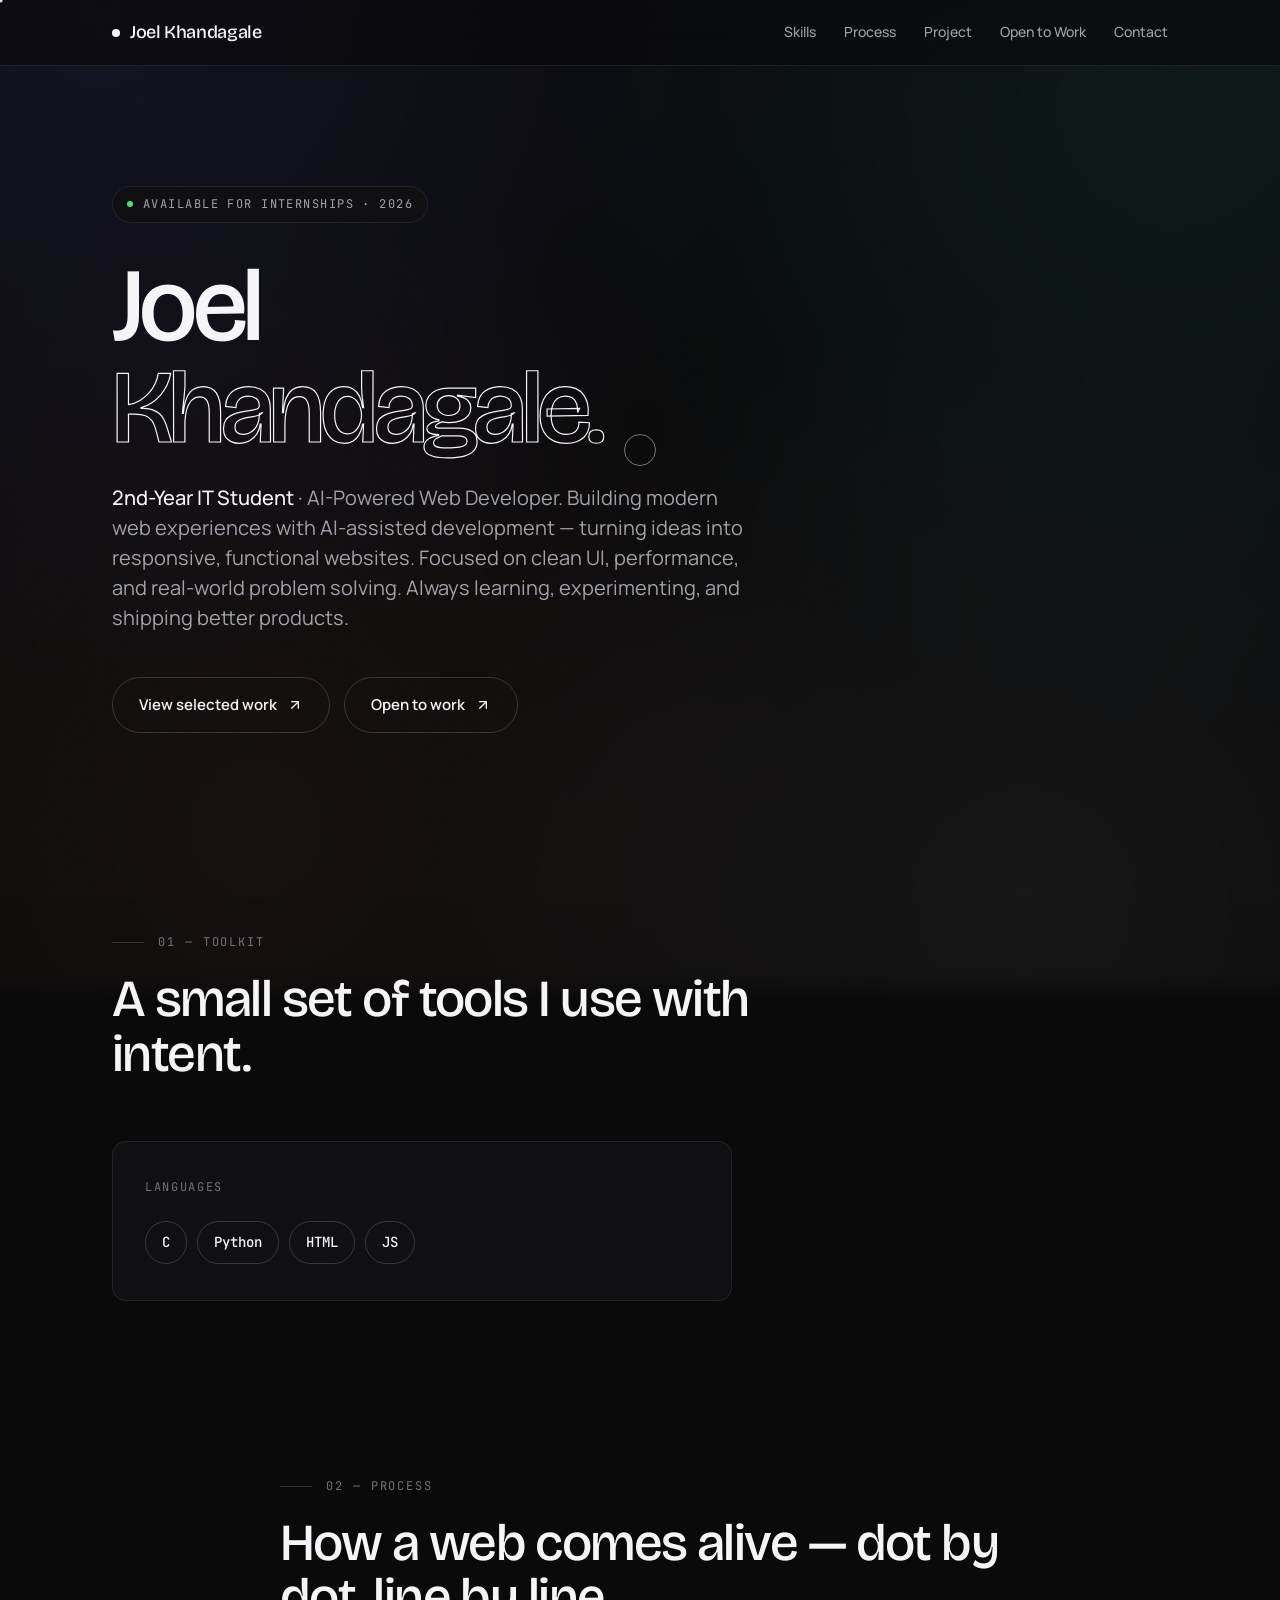
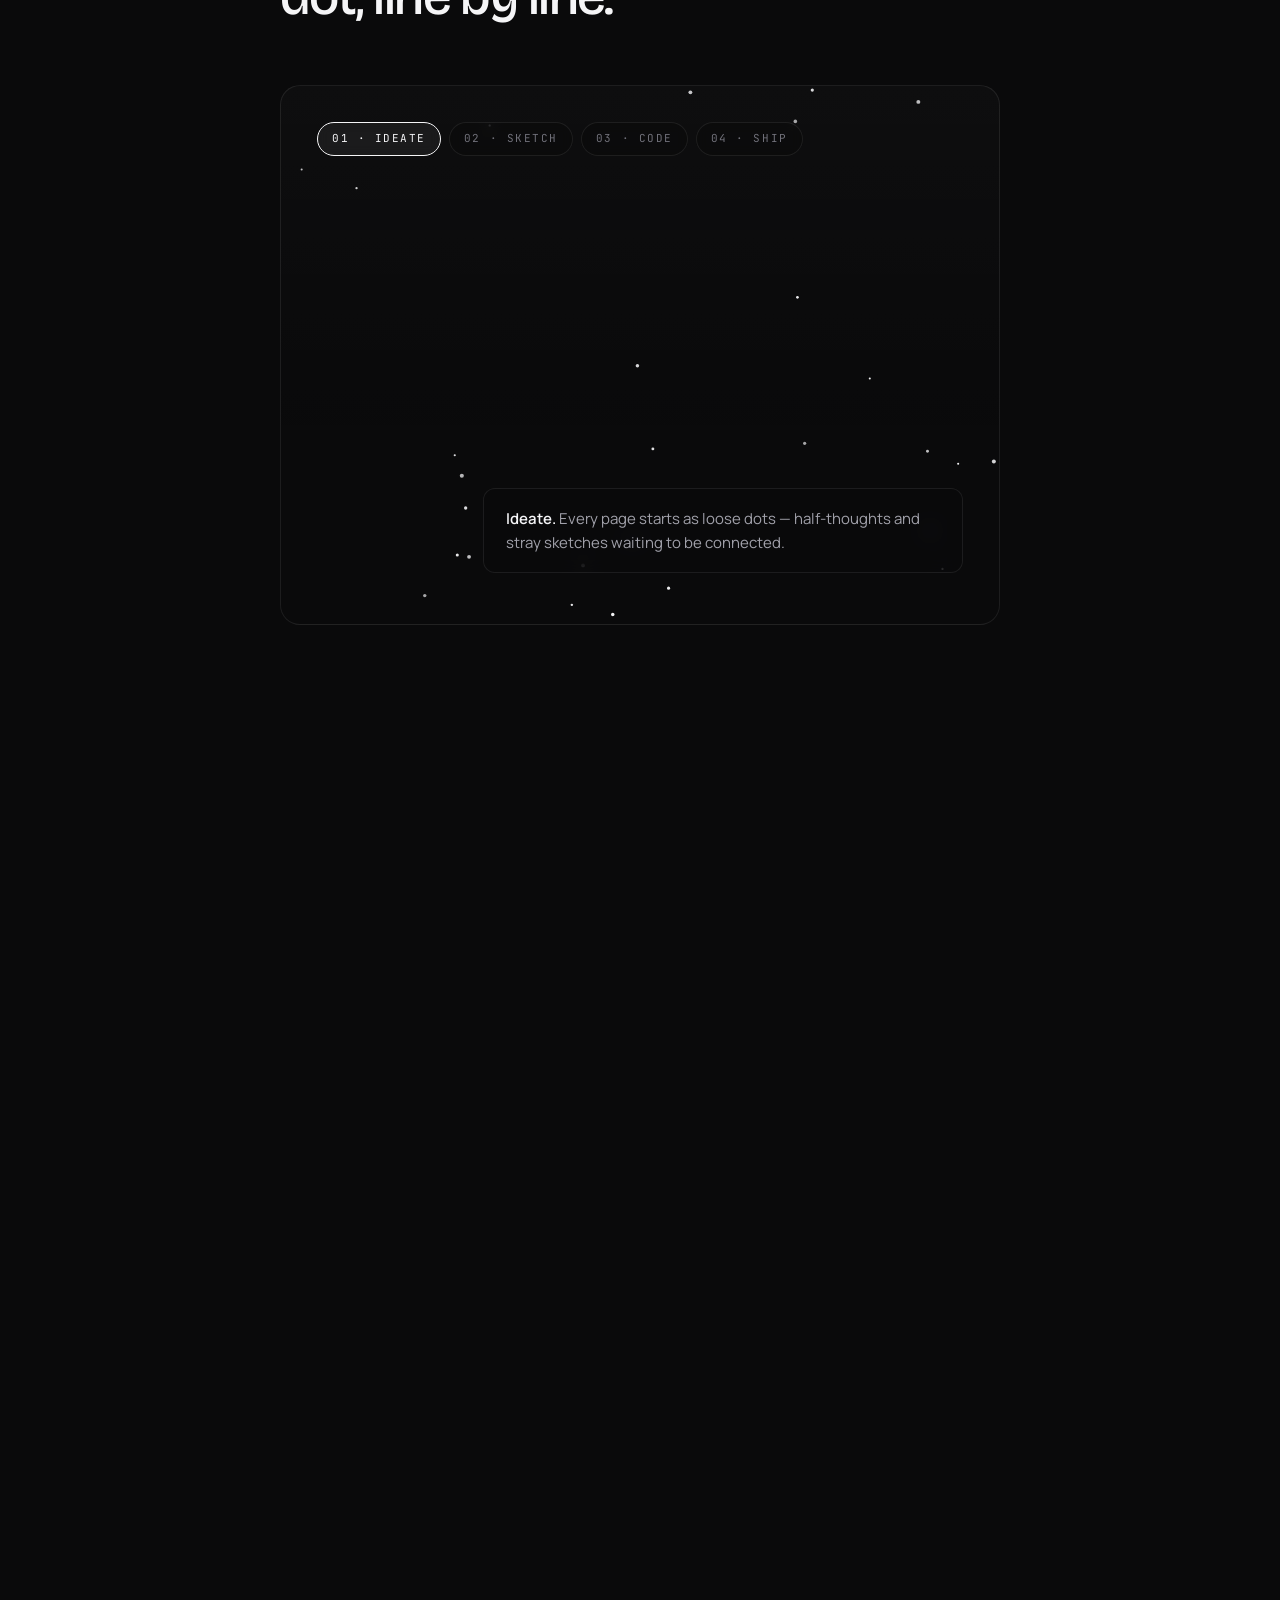
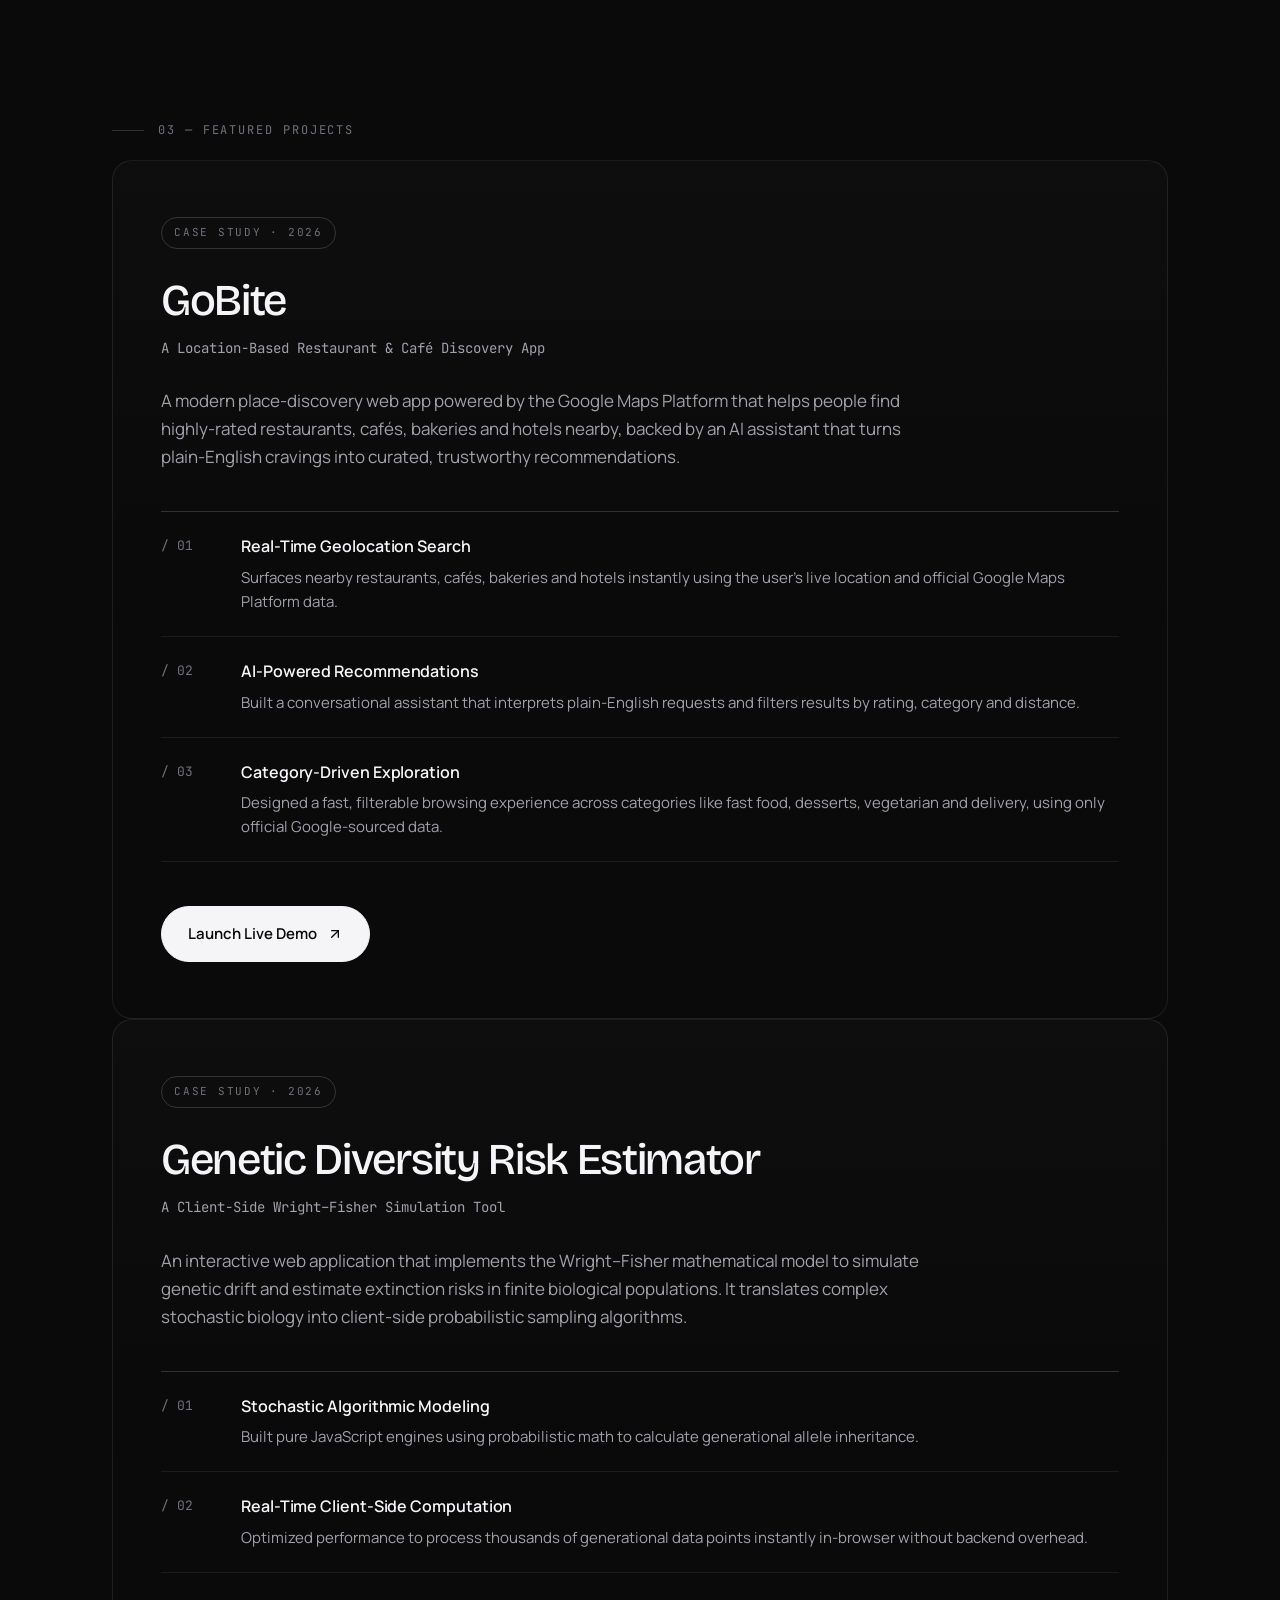
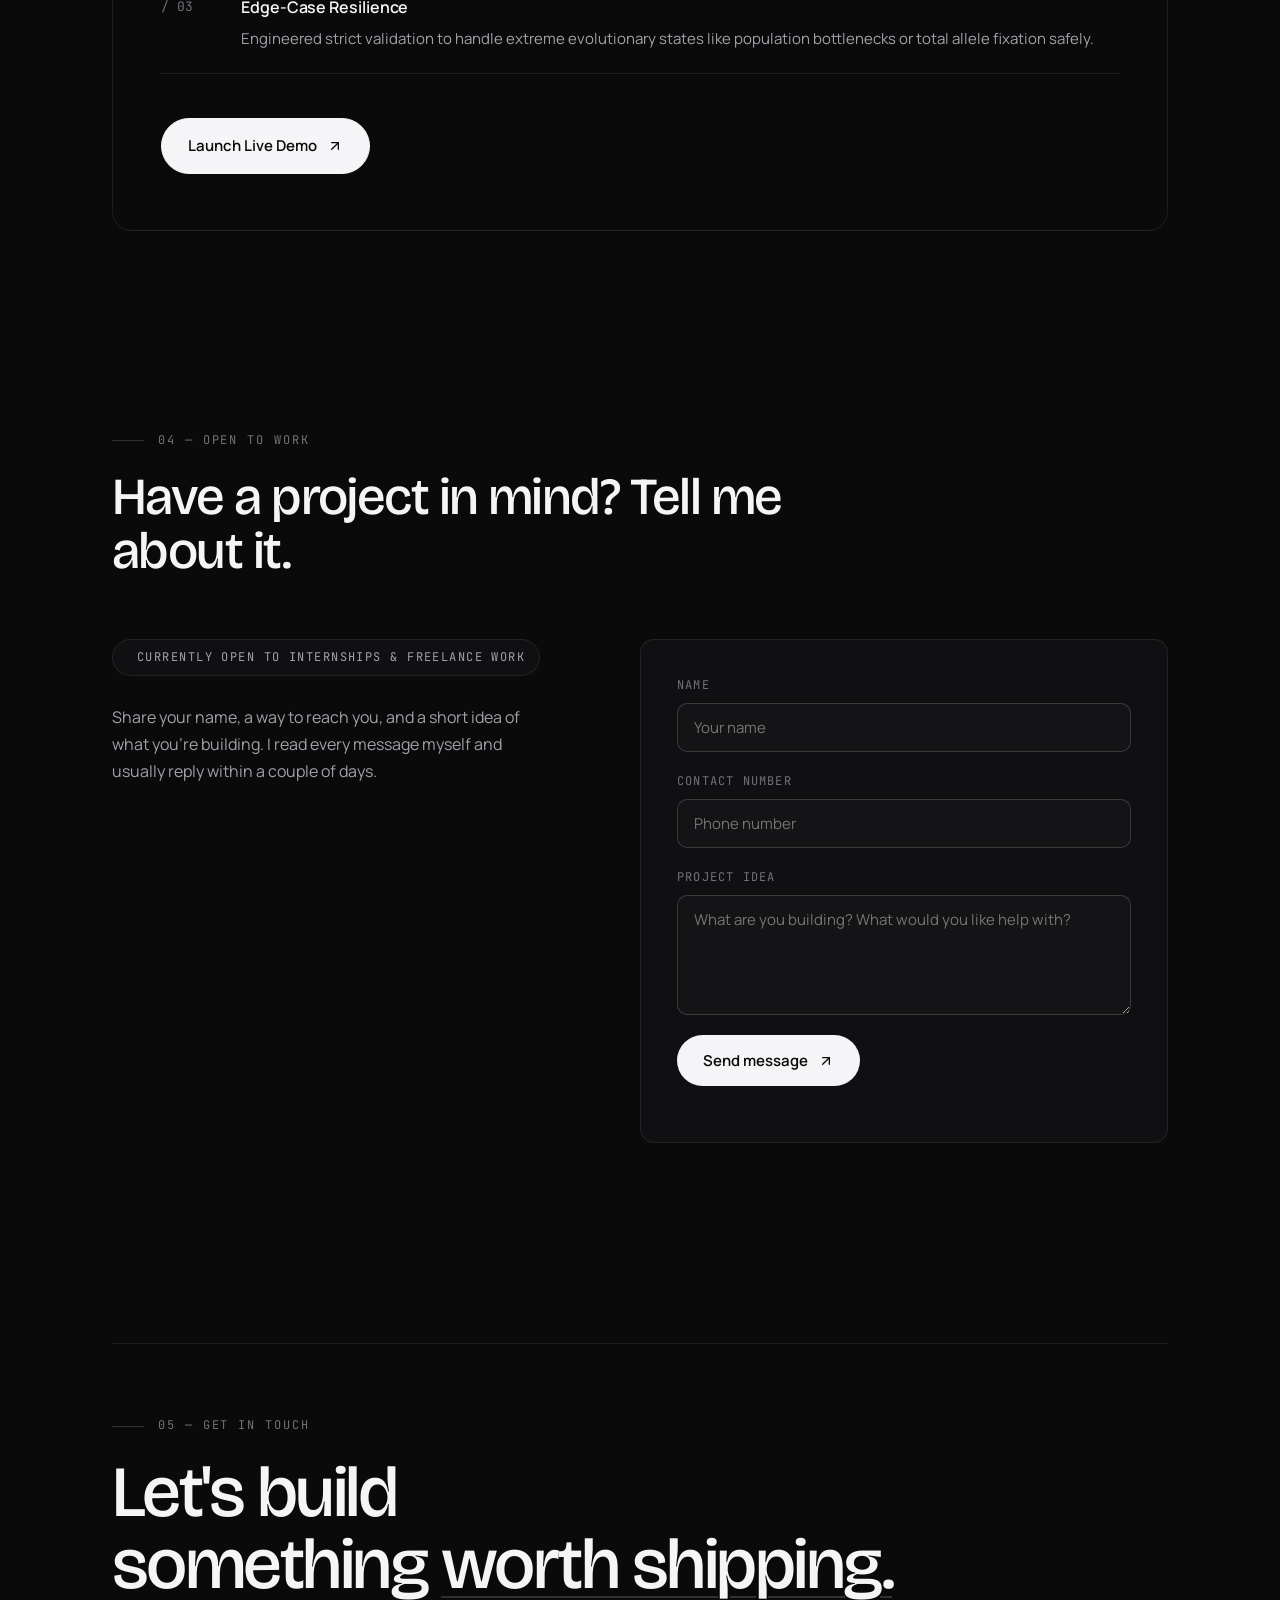
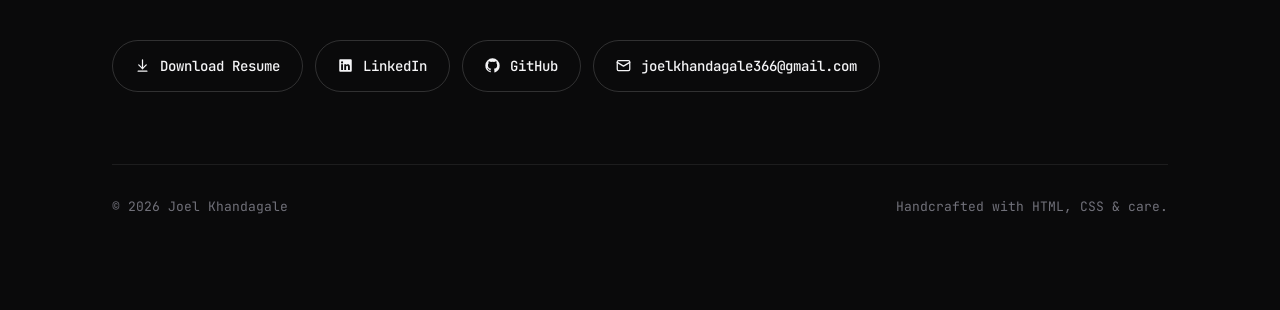
<file: index.html>
<!DOCTYPE html>
<html lang="en">
<head>
<meta charset="UTF-8" />
<meta name="viewport" content="width=device-width, initial-scale=1.0" />
<meta name="description" content="Joel Khandagale — 2nd-Year IT Student, Algorithmic Problem Solver & Web Developer" />
<title>Joel Khandagale — Portfolio</title>
<link rel="preconnect" href="https://fonts.googleapis.com">
<link rel="preconnect" href="https://fonts.gstatic.com" crossorigin>
<link href="https://fonts.googleapis.com/css2?family=Bricolage+Grotesque:opsz,wght@12..96,400;12..96,500;12..96,700&family=Manrope:wght@300;400;500;600;700&family=JetBrains+Mono:wght@400;500&display=swap" rel="stylesheet">
<link rel="stylesheet" href="style.css">
</head>
<body>
<div class="bg-gradient" aria-hidden="true"></div>
<div class="bg-noise" aria-hidden="true"></div>
<div class="cursor-ring" aria-hidden="true"></div>
<div class="cursor-dot" aria-hidden="true"></div>

<nav class="nav" data-testid="portfolio-nav">
<div class="nav-inner">
<div class="brand"><span class="brand-dot"></span>Joel Khandagale</div>
<div class="nav-links">
<a href="#skills">Skills</a>
<a href="#process">Process</a>
<a href="#project">Project</a>
<a href="#open-to-work">Open to Work</a>
<a href="#contact">Contact</a>
</div>
</div>
</nav>

<!-- HERO -->
<header class="hero">
<div class="container">
<div class="eyebrow reveal" data-testid="hero-status">
<span class="pulse"></span> Available for internships · 2026
</div>
<h1 class="reveal delay-1" data-testid="hero-name">
Joel<br/>
<span class="stroke">Khandagale.</span>
</h1>
<p class="hero-tag reveal delay-2" data-testid="hero-tagline">
<strong>2nd-Year IT Student</strong> · AI-Powered Web Developer. Building modern web
experiences with AI-assisted development — turning ideas into responsive, functional
websites. Focused on clean UI, performance, and real-world problem solving. Always
learning, experimenting, and shipping better products.
</p>
<div class="cta-row reveal delay-3">
<a class="btn" href="#project" data-testid="hero-view-work-btn">
View selected work
<svg viewBox="0 0 24 24" fill="none" stroke="currentColor" stroke-width="2" stroke-linecap="round" stroke-linejoin="round"><path d="M7 17 17 7"/><path d="M7 7h10v10"/></svg>
</a>
<a class="btn" href="#open-to-work" data-testid="hero-open-to-work-btn">
Open to work
<svg viewBox="0 0 24 24" fill="none" stroke="currentColor" stroke-width="2" stroke-linecap="round" stroke-linejoin="round"><path d="M7 17 17 7"/><path d="M7 7h10v10"/></svg>
</a>
</div>
</div>
</header>

<!-- SKILLS -->
<section id="skills" data-testid="skills-section">
<div class="container">
<div class="section-label reveal">01 — Toolkit</div>
<h2 class="section-title reveal delay-1">A small set of tools I use with intent.</h2>
<div class="skills-grid">
<div class="skill-card reveal delay-2" data-testid="skill-languages-card">
<div class="skill-cat">Languages</div>
<div class="skill-list">
<span class="badge">C</span>
<span class="badge">Python</span>
<span class="badge">HTML</span>
<span class="badge">JS</span>
</div>
</div>
</div>
</div>
</section>

<!-- PROCESS (scroll-driven) -->
<section id="process" class="process" data-testid="process-section">
<div class="process-scroll">
<div class="process-sticky">
<div class="container">
<div class="section-label reveal">02 — Process</div>
<h2 class="section-title reveal delay-1">How a web comes alive — dot by dot, line by line.</h2>
<div class="process-wrap reveal delay-2">
<canvas id="web-canvas" data-testid="web-canvas"></canvas>
<div class="process-overlay">
<div class="process-steps" data-testid="process-steps">
<span class="step-chip" data-step="0">01 · Ideate</span>
<span class="step-chip" data-step="1">02 · Sketch</span>
<span class="step-chip" data-step="2">03 · Code</span>
<span class="step-chip" data-step="3">04 · Ship</span>
</div>
<p class="process-caption" data-testid="process-caption">
<strong id="step-title">Ideate.</strong>
<span id="step-desc">Every page starts as loose dots — half-thoughts and stray sketches waiting to be connected.</span>
</p>
</div>
<div class="process-progress" id="process-progress-bar"></div>
</div>
</div>
</div>
</div>
</section>

<!-- PROJECT -->
<section id="project" data-testid="project-section">
<div class="container">
<div class="section-label reveal">03 — Featured Projects</div>

<div class="project reveal delay-1">
<span class="project-tag">Case study · 2026</span>
<h3 data-testid="project-title">GoBite</h3>
<p class="project-subtitle">A Location-Based Restaurant &amp; Café Discovery App</p>
<p class="project-desc">
A modern place-discovery web app powered by the Google Maps Platform that helps people find
highly-rated restaurants, cafés, bakeries and hotels nearby, backed by an AI assistant that
turns plain-English cravings into curated, trustworthy recommendations.
</p>
<ul class="feature-list">
<li>
<span class="feature-num">/ 01</span>
<div class="feature-body">
<h4>Real-Time Geolocation Search</h4>
<p>Surfaces nearby restaurants, cafés, bakeries and hotels instantly using the user's live location and official Google Maps Platform data.</p>
</div>
</li>
<li>
<span class="feature-num">/ 02</span>
<div class="feature-body">
<h4>AI-Powered Recommendations</h4>
<p>Built a conversational assistant that interprets plain-English requests and filters results by rating, category and distance.</p>
</div>
</li>
<li>
<span class="feature-num">/ 03</span>
<div class="feature-body">
<h4>Category-Driven Exploration</h4>
<p>Designed a fast, filterable browsing experience across categories like fast food, desserts, vegetarian and delivery, using only official Google-sourced data.</p>
</div>
</li>
</ul>
<div class="project-cta">
<a class="btn btn-primary" href="https://gobite-joel-khandagale.vercel.app/" target="_blank" rel="noopener" data-testid="project-live-demo-btn-gobite">
Launch Live Demo
<svg viewBox="0 0 24 24" fill="none" stroke="currentColor" stroke-width="2" stroke-linecap="round" stroke-linejoin="round"><path d="M7 17 17 7"/><path d="M7 7h10v10"/></svg>
</a>
</div>
</div>

<div class="project reveal delay-1">
<span class="project-tag">Case study · 2026</span>
<h3 data-testid="project-title-genetic">Genetic Diversity Risk Estimator</h3>
<p class="project-subtitle">A Client-Side Wright–Fisher Simulation Tool</p>
<p class="project-desc">
An interactive web application that implements the Wright–Fisher mathematical model to simulate
genetic drift and estimate extinction risks in finite biological populations. It translates
complex stochastic biology into client-side probabilistic sampling algorithms.
</p>
<ul class="feature-list">
<li>
<span class="feature-num">/ 01</span>
<div class="feature-body">
<h4>Stochastic Algorithmic Modeling</h4>
<p>Built pure JavaScript engines using probabilistic math to calculate generational allele inheritance.</p>
</div>
</li>
<li>
<span class="feature-num">/ 02</span>
<div class="feature-body">
<h4>Real-Time Client-Side Computation</h4>
<p>Optimized performance to process thousands of generational data points instantly in-browser without backend overhead.</p>
</div>
</li>
<li>
<span class="feature-num">/ 03</span>
<div class="feature-body">
<h4>Edge-Case Resilience</h4>
<p>Engineered strict validation to handle extreme evolutionary states like population bottlenecks or total allele fixation safely.</p>
</div>
</li>
</ul>
<div class="project-cta">
<a class="btn btn-primary" href="https://joelllllll07.github.io/Genetic-Diversity-Risk-Estimator/" target="_blank" rel="noopener" data-testid="project-live-demo-btn-genetic">
Launch Live Demo
<svg viewBox="0 0 24 24" fill="none" stroke="currentColor" stroke-width="2" stroke-linecap="round" stroke-linejoin="round"><path d="M7 17 17 7"/><path d="M7 7h10v10"/></svg>
</a>
</div>
</div>

</div>
</section>

<!-- OPEN TO WORK -->
<section id="open-to-work" class="open-to-work" data-testid="open-to-work-section">
<div class="container">
<div class="section-label reveal">04 — Open to Work</div>
<h2 class="section-title reveal delay-1">Have a project in mind? Tell me about it.</h2>
<div class="work-grid">
<div class="work-copy reveal delay-2">
<div class="work-status">
<span class="pulse"></span> Currently open to internships &amp; freelance work
</div>
<p>
Share your name, a way to reach you, and a short idea of what you're building.
I read every message myself and usually reply within a couple of days.
</p>
</div>
<form class="work-form reveal delay-3" id="work-form" data-testid="open-to-work-form"
action="https://formspree.io/f/mlgyzqbp" method="POST">
<input type="hidden" name="_subject" value="New project inquiry from portfolio site" />
<div class="field">
<label for="wf-name">Name</label>
<input type="text" id="wf-name" name="name" placeholder="Your name" required />
</div>
<div class="field">
<label for="wf-contact">Contact number</label>
<input type="tel" id="wf-contact" name="contact_number" placeholder="Phone number" required />
</div>
<div class="field">
<label for="wf-idea">Project idea</label>
<textarea id="wf-idea" name="project_idea" placeholder="What are you building? What would you like help with?" required></textarea>
</div>
<button type="submit" class="btn btn-primary" id="form-submit-btn">
Send message
<svg viewBox="0 0 24 24" fill="none" stroke="currentColor" stroke-width="2" stroke-linecap="round" stroke-linejoin="round"><path d="M7 17 17 7"/><path d="M7 7h10v10"/></svg>
</button>
<p class="form-note" id="form-note"></p>
</form>
</div>
</div>
</section>

<!-- CONTACT -->
<section id="contact" class="contact" data-testid="contact-section">
<div class="container">
<div class="contact-inner">
<div class="section-label reveal">05 — Get in touch</div>
<h2 class="reveal delay-1">
Let's build<br/>
something <a href="mailto:joelkhandagale366@gmail.com" data-testid="contact-email-inline">worth shipping.</a>
</h2>
<div class="contact-links reveal delay-2">
<a class="contact-link" href="resume.pdf" download="Joel_Khandagale_Resume.pdf" data-testid="hero-download-resume-btn">
<svg viewBox="0 0 24 24" fill="none" stroke="currentColor" stroke-width="2" stroke-linecap="round" stroke-linejoin="round"><path d="M12 3v14"/><path d="m6 11 6 6 6-6"/><path d="M5 21h14"/></svg>
Download Resume
</a>
<a class="contact-link" href="https://www.linkedin.com/in/joel-khandagale-20136740b/" target="_blank" rel="noopener" data-testid="contact-linkedin">
<svg viewBox="0 0 24 24" fill="currentColor"><path d="M20.5 2h-17A1.5 1.5 0 002 3.5v17A1.5 1.5 0 003.5 22h17a1.5 1.5 0 001.5-1.5v-17A1.5 1.5 0 0020.5 2zM8 19H5v-9h3zm-1.5-10.28a1.72 1.72 0 111.72-1.72 1.72 1.72 0 01-1.72 1.72zM19 19h-3v-4.74c0-1.42-.6-1.93-1.38-1.93A1.74 1.74 0 0013 14.19V19h-3v-9h2.9v1.3a3.11 3.11 0 012.7-1.4c1.55 0 3.4.86 3.4 3.6z"/></svg>
LinkedIn
</a>
<a class="contact-link" href="https://github.com/joelllllll07" target="_blank" rel="noopener" data-testid="contact-github">
<svg viewBox="0 0 24 24" fill="currentColor"><path d="M12 .5A11.5 11.5 0 00.5 12a11.5 11.5 0 007.86 10.92c.58.1.79-.25.79-.56v-2c-3.2.7-3.88-1.37-3.88-1.37-.53-1.34-1.29-1.7-1.29-1.7-1.05-.72.08-.7.08-.7 1.17.08 1.78 1.2 1.78 1.2 1.03 1.77 2.7 1.26 3.36.96.1-.75.4-1.26.73-1.55-2.55-.29-5.24-1.28-5.24-5.7 0-1.26.45-2.29 1.19-3.1-.12-.29-.52-1.47.11-3.06 0 0 .97-.31 3.18 1.18a11 11 0 015.79 0c2.2-1.49 3.17-1.18 3.17-1.18.64 1.59.24 2.77.12 3.06.74.81 1.19 1.84 1.19 3.1 0 4.43-2.7 5.4-5.26 5.69.41.36.78 1.06.78 2.14v3.17c0 .31.21.67.8.56A11.5 11.5 0 0023.5 12 11.5 11.5 0 0012 .5z"/></svg>
GitHub
</a>
<a class="contact-link" href="mailto:joelkhandagale366@gmail.com" data-testid="contact-email">
<svg viewBox="0 0 24 24" fill="none" stroke="currentColor" stroke-width="2" stroke-linecap="round" stroke-linejoin="round"><rect x="2" y="4" width="20" height="16" rx="2"/><path d="m22 7-10 6L2 7"/></svg>
joelkhandagale366@gmail.com
</a>
</div>
</div>
<footer>
<div>© 2026 Joel Khandagale</div>
<div>Handcrafted with HTML, CSS &amp; care.</div>
</footer>
</div>
</section>

<script src="script.js"></script>
</body>
</html>
</file>
<file: style.css>
:root {
  --bg: #0a0a0b;
  --bg-elev: #101012;
  --line: rgba(255, 255, 255, 0.08);
  --line-strong: rgba(255, 255, 255, 0.16);
  --text: #f5f5f7;
  --text-dim: #a1a1aa;
  --text-mute: #71717a;
  --accent: #ffffff;
  --radius: 14px;
  --maxw: 1120px;
  --ease: cubic-bezier(.2,.7,.2,1);
}

* { box-sizing: border-box; }
html { scroll-behavior: smooth; }
body {
  margin: 0;
  background: var(--bg);
  color: var(--text);
  font-family: 'Manrope', system-ui, sans-serif;
  font-size: 16px;
  line-height: 1.6;
  -webkit-font-smoothing: antialiased;
  -moz-osx-font-smoothing: grayscale;
  overflow-x: hidden;
  position: relative;
}

/* ---------- Background atmosphere ---------- */
.bg-layer {
  position: fixed;
  inset: 0;
  pointer-events: none;
  z-index: 0;
}
.bg-gradient {
  position: fixed; inset: -10%;
  pointer-events: none;
  z-index: 0;
  background-image:
    radial-gradient(circle at 15% 8%, rgba(99,102,241,0.10), transparent 42%),
    radial-gradient(circle at 85% 18%, rgba(45,212,191,0.08), transparent 40%),
    radial-gradient(circle at 25% 85%, rgba(217,119,87,0.06), transparent 45%),
    radial-gradient(circle at 75% 92%, rgba(255,255,255,0.05), transparent 40%);
  filter: blur(10px);
  animation: driftBg 26s ease-in-out infinite alternate;
}
@keyframes driftBg {
  0%   { transform: translate3d(0,0,0) scale(1); }
  100% { transform: translate3d(-2%, 2%, 0) scale(1.06); }
}
.bg-noise {
  position: fixed; inset: 0;
  pointer-events: none;
  z-index: 0;
  opacity: 0.035;
  mix-blend-mode: overlay;
  background-image: url("data:image/svg+xml;utf8,<svg xmlns='http://www.w3.org/2000/svg' width='120' height='120'><filter id='n'><feTurbulence type='fractalNoise' baseFrequency='0.9' numOctaves='2' stitchTiles='stitch'/></filter><rect width='100%25' height='100%25' filter='url(%23n)'/></svg>");
}

a { color: var(--text); text-decoration: none; }

.container { max-width: var(--maxw); margin: 0 auto; padding: 0 32px; position: relative; z-index: 1; }

/* Custom cursor */
@media (hover: hover) and (pointer: fine) {
  body { cursor: none; }
  a, button, .btn, .badge, .contact-link, .nav-links a, input, textarea { cursor: none; }
  .cursor-ring {
    position: fixed; top: 0; left: 0;
    width: 32px; height: 32px;
    border: 1px solid rgba(255,255,255,0.45);
    border-radius: 50%;
    transform: translate(-50%, -50%);
    pointer-events: none;
    z-index: 9999;
    transition: width .25s var(--ease), height .25s var(--ease),
                background .25s var(--ease), border-color .25s var(--ease),
                opacity .2s var(--ease);
    mix-blend-mode: difference;
    will-change: transform;
  }
  .cursor-dot {
    position: fixed; top: 0; left: 0;
    width: 5px; height: 5px;
    background: #fff;
    border-radius: 50%;
    transform: translate(-50%, -50%);
    pointer-events: none;
    z-index: 9999;
    mix-blend-mode: difference;
    will-change: transform;
  }
  .cursor-ring.hover {
    width: 56px; height: 56px;
    background: rgba(255,255,255,0.08);
    border-color: rgba(255,255,255,0.8);
  }
  .cursor-ring.click { width: 22px; height: 22px; }
}

/* Nav */
.nav {
  position: sticky; top: 0;
  backdrop-filter: blur(18px);
  -webkit-backdrop-filter: blur(18px);
  background: rgba(10,10,11,0.65);
  border-bottom: 1px solid var(--line);
  z-index: 50;
}
.nav-inner { display: flex; align-items: center; justify-content: space-between; padding: 18px 32px; max-width: var(--maxw); margin: 0 auto; }
.brand { font-family: 'Bricolage Grotesque', sans-serif; font-weight: 500; font-size: 18px; letter-spacing: -0.02em; }
.brand-dot { display: inline-block; width: 8px; height: 8px; border-radius: 50%; background: var(--text); margin-right: 10px; vertical-align: middle; }
.nav-links { display: flex; gap: 28px; }
.nav-links a { color: var(--text-dim); font-size: 14px; font-weight: 500; transition: color .3s var(--ease); }
.nav-links a:hover { color: var(--text); }
@media (max-width: 640px) { .nav-links { display: none; } }

/* Hero */
.hero { padding: 120px 0 100px; position: relative; }
.eyebrow {
  display: inline-flex; align-items: center; gap: 10px;
  font-family: 'JetBrains Mono', monospace;
  font-size: 12px; letter-spacing: 0.12em; text-transform: uppercase;
  color: var(--text-dim);
  padding: 8px 14px; border: 1px solid var(--line); border-radius: 999px;
  background: var(--bg-elev); margin-bottom: 32px;
}
.eyebrow .pulse { width: 6px; height: 6px; border-radius: 50%; background: #4ade80; box-shadow: 0 0 0 0 rgba(74,222,128,0.6); animation: pulse 2s infinite; }
@keyframes pulse { 0%,100% { box-shadow: 0 0 0 0 rgba(74,222,128,0.6); } 50% { box-shadow: 0 0 0 8px rgba(74,222,128,0); } }
.hero h1 {
  font-family: 'Bricolage Grotesque', sans-serif;
  font-weight: 500;
  font-size: clamp(48px, 9vw, 104px);
  line-height: 0.98; letter-spacing: -0.045em;
  margin: 0 0 24px;
}
.hero h1 .stroke { color: transparent; -webkit-text-stroke: 1.2px var(--text); }
.hero-tag { font-size: clamp(16px, 1.6vw, 20px); color: var(--text-dim); max-width: 640px; margin: 0 0 44px; line-height: 1.5; }
.hero-tag strong { color: var(--text); font-weight: 500; }
.cta-row { display: flex; gap: 14px; flex-wrap: wrap; align-items: center; }

.btn {
  display: inline-flex; align-items: center; gap: 10px;
  padding: 15px 26px;
  font-family: 'Manrope', sans-serif;
  font-size: 15px; font-weight: 600;
  border-radius: 999px;
  border: 1px solid var(--line-strong);
  background: transparent; color: var(--text);
  transition: all .35s var(--ease); text-decoration: none;
}
.btn:hover { border-color: var(--text); transform: translateY(-2px); }
.btn-primary { background: var(--text); color: #0a0a0b; border-color: var(--text); }
.btn-primary:hover { background: transparent; color: var(--text); border-color: var(--text); transform: translateY(-2px); }
.btn svg { width: 16px; height: 16px; transition: transform .35s var(--ease); }
.btn:hover svg { transform: translate(2px, -2px); }
.btn-primary:hover svg { transform: translateY(2px); }

section { padding: 100px 0; position: relative; }
.section-label {
  display: flex; align-items: center; gap: 14px;
  font-family: 'JetBrains Mono', monospace;
  font-size: 12px; letter-spacing: 0.16em; text-transform: uppercase;
  color: var(--text-mute); margin-bottom: 20px;
}
.section-label::before { content: ""; width: 32px; height: 1px; background: var(--line-strong); }
.section-title {
  font-family: 'Bricolage Grotesque', sans-serif; font-weight: 500;
  font-size: clamp(32px, 4.5vw, 52px); letter-spacing: -0.03em;
  line-height: 1.05; margin: 0 0 60px; max-width: 720px;
}

/* Skills */
.skills-grid { display: grid; grid-template-columns: 1fr; gap: 28px; max-width: 620px; }
.skill-card { padding: 36px 32px; border: 1px solid var(--line); border-radius: var(--radius); background: var(--bg-elev); transition: border-color .35s var(--ease), transform .35s var(--ease); }
.skill-card:hover { border-color: var(--line-strong); transform: translateY(-3px); }
.skill-cat { font-family: 'JetBrains Mono', monospace; font-size: 12px; letter-spacing: 0.14em; text-transform: uppercase; color: var(--text-mute); margin-bottom: 24px; }
.skill-list { display: flex; flex-wrap: wrap; gap: 10px; }
.badge { padding: 9px 16px; border: 1px solid var(--line-strong); border-radius: 999px; font-size: 14px; font-weight: 500; color: var(--text); background: transparent; transition: all .3s var(--ease); font-family: 'JetBrains Mono', monospace; }
.badge:hover { background: var(--text); color: #0a0a0b; border-color: var(--text); }

/* Process / scroll-driven web-building animation */
.process { padding: 0; }
.process-scroll {
  position: relative;
  height: 380vh; /* scroll distance that drives the animation */
}
.process-sticky {
  position: sticky;
  top: 0;
  height: 100vh;
  display: flex;
  flex-direction: column;
  justify-content: center;
  padding: 60px 0;
}
.process-wrap {
  position: relative;
  border: 1px solid var(--line);
  border-radius: 20px;
  background: linear-gradient(180deg, rgba(255,255,255,0.02), transparent 70%);
  overflow: hidden;
  height: min(60vh, 560px);
}
#web-canvas { position: absolute; inset: 0; width: 100%; height: 100%; display: block; }
.process-overlay {
  position: absolute; inset: 0;
  padding: 36px;
  display: flex; flex-direction: column; justify-content: space-between;
  pointer-events: none;
}
.process-steps { display: flex; gap: 8px; flex-wrap: wrap; }
.step-chip {
  font-family: 'JetBrains Mono', monospace;
  font-size: 11px; letter-spacing: 0.14em; text-transform: uppercase;
  padding: 7px 14px;
  border: 1px solid var(--line);
  border-radius: 999px;
  color: var(--text-mute);
  background: rgba(10,10,11,0.5);
  backdrop-filter: blur(6px);
  -webkit-backdrop-filter: blur(6px);
  transition: color .4s var(--ease), border-color .4s var(--ease), background .4s var(--ease);
}
.step-chip.active { color: var(--text); border-color: var(--text); background: rgba(255,255,255,0.06); }
.process-caption {
  align-self: flex-end; max-width: 480px;
  font-family: 'Manrope', sans-serif;
  color: var(--text-dim); font-size: 15px; line-height: 1.55;
  padding: 18px 22px;
  background: rgba(10,10,11,0.55);
  backdrop-filter: blur(10px);
  -webkit-backdrop-filter: blur(10px);
  border: 1px solid var(--line);
  border-radius: 12px;
}
.process-caption strong { color: var(--text); font-weight: 600; }
.process-progress {
  position: absolute; left: 0; bottom: 0;
  height: 2px; background: var(--text);
  width: 0%;
  transition: width .1s linear;
}
@media (max-width: 720px) {
  .process-overlay { padding: 22px; }
  .process-caption { align-self: flex-start; }
  .process-scroll { height: 320vh; }
}

/* Project */
.project { border: 1px solid var(--line); border-radius: 20px; padding: 56px 48px; background: linear-gradient(180deg, rgba(255,255,255,0.02), transparent 60%); position: relative; overflow: hidden; }
@media (max-width: 640px) { .project { padding: 40px 24px; } }
.project-tag { display: inline-block; font-family: 'JetBrains Mono', monospace; font-size: 11px; letter-spacing: 0.16em; text-transform: uppercase; color: var(--text-mute); padding: 6px 12px; border: 1px solid var(--line-strong); border-radius: 999px; margin-bottom: 28px; }
.project h3 { font-family: 'Bricolage Grotesque', sans-serif; font-weight: 500; font-size: clamp(28px, 4vw, 44px); letter-spacing: -0.03em; line-height: 1.1; margin: 0 0 12px; }
.project-subtitle { font-family: 'JetBrains Mono', monospace; font-size: 14px; color: var(--text-dim); margin: 0 0 28px; }
.project-desc { font-size: 17px; color: var(--text-dim); max-width: 780px; margin: 0 0 40px; line-height: 1.65; }
.feature-list { display: grid; gap: 0; margin: 0 0 44px; padding: 0; list-style: none; }
.feature-list li { display: grid; grid-template-columns: 60px 1fr; gap: 20px; align-items: flex-start; padding: 22px 0; border-top: 1px solid var(--line); }
.feature-list li:first-child { border-top: 1px solid var(--line-strong); }
.feature-list li:last-child { border-bottom: 1px solid var(--line); }
.feature-num { font-family: 'JetBrains Mono', monospace; font-size: 13px; color: var(--text-mute); padding-top: 2px; }
.feature-body h4 { font-family: 'Manrope', sans-serif; font-size: 16px; font-weight: 600; margin: 0 0 6px; color: var(--text); letter-spacing: -0.005em; }
.feature-body p { margin: 0; color: var(--text-dim); font-size: 15px; line-height: 1.6; }
.project-cta { display: flex; gap: 14px; flex-wrap: wrap; }

/* Open to Work */
.open-to-work { }
.work-grid { display: grid; grid-template-columns: 1fr 1.1fr; gap: 48px; align-items: start; }
@media (max-width: 860px) { .work-grid { grid-template-columns: 1fr; } }
.work-copy p { color: var(--text-dim); font-size: 16px; line-height: 1.7; max-width: 440px; margin: 0 0 28px; }
.work-status { display: inline-flex; align-items: center; gap: 10px; font-family: 'JetBrains Mono', monospace; font-size: 12px; letter-spacing: 0.12em; text-transform: uppercase; color: var(--text-dim); padding: 8px 14px; border: 1px solid var(--line); border-radius: 999px; background: var(--bg-elev); margin-bottom: 28px; }

.work-form {
  border: 1px solid var(--line);
  border-radius: var(--radius);
  background: var(--bg-elev);
  padding: 36px;
  display: flex;
  flex-direction: column;
  gap: 20px;
}
.field { display: flex; flex-direction: column; gap: 8px; }
.field label {
  font-family: 'JetBrains Mono', monospace;
  font-size: 12px; letter-spacing: 0.1em; text-transform: uppercase;
  color: var(--text-mute);
}
.field input, .field textarea {
  font-family: 'Manrope', sans-serif;
  font-size: 15px;
  color: var(--text);
  background: rgba(255,255,255,0.02);
  border: 1px solid var(--line-strong);
  border-radius: 10px;
  padding: 13px 16px;
  outline: none;
  transition: border-color .3s var(--ease), background .3s var(--ease);
  resize: vertical;
}
.field input:focus, .field textarea:focus {
  border-color: var(--text);
  background: rgba(255,255,255,0.04);
}
.field textarea { min-height: 120px; }
.work-form .btn { align-self: flex-start; border: none; }
.form-note { font-size: 13px; color: var(--text-mute); margin: 0; }
.form-note.success { color: #4ade80; }
.form-note.error { color: #f87171; }

/* Contact */
.contact { padding: 100px 0 60px; text-align: left; }
.contact-inner { padding: 72px 0; border-top: 1px solid var(--line); border-bottom: 1px solid var(--line); }
.contact h2 { font-family: 'Bricolage Grotesque', sans-serif; font-weight: 500; font-size: clamp(40px, 6vw, 72px); letter-spacing: -0.035em; line-height: 1; margin: 0 0 32px; }
.contact h2 a { color: var(--text); text-decoration: underline; text-decoration-thickness: 1.5px; text-underline-offset: 8px; transition: text-decoration-color .3s var(--ease); text-decoration-color: var(--line-strong); }
.contact h2 a:hover { text-decoration-color: var(--text); }
.contact-links { display: flex; gap: 12px; flex-wrap: wrap; margin-top: 40px; }
.contact-link { display: inline-flex; align-items: center; gap: 10px; padding: 14px 22px; border: 1px solid var(--line-strong); border-radius: 999px; font-size: 14px; font-weight: 500; color: var(--text); transition: all .3s var(--ease); font-family: 'JetBrains Mono', monospace; }
.contact-link:hover { background: var(--text); color: #0a0a0b; border-color: var(--text); transform: translateY(-2px); }
.contact-link svg { width: 15px; height: 15px; }

footer { padding: 32px 0; display: flex; justify-content: space-between; align-items: center; color: var(--text-mute); font-size: 13px; font-family: 'JetBrains Mono', monospace; flex-wrap: wrap; gap: 12px; }

.reveal { opacity: 0; transform: translateY(24px); transition: opacity .8s var(--ease), transform .8s var(--ease); }
.reveal.in { opacity: 1; transform: translateY(0); }
.delay-1 { transition-delay: .08s; }
.delay-2 { transition-delay: .16s; }
.delay-3 { transition-delay: .24s; }
.delay-4 { transition-delay: .32s; }

::selection { background: var(--text); color: #0a0a0b; }

@media (prefers-reduced-motion: reduce) {
  .reveal { transition: none; opacity: 1; transform: none; }
  .bg-gradient { animation: none; }
}
</file>
